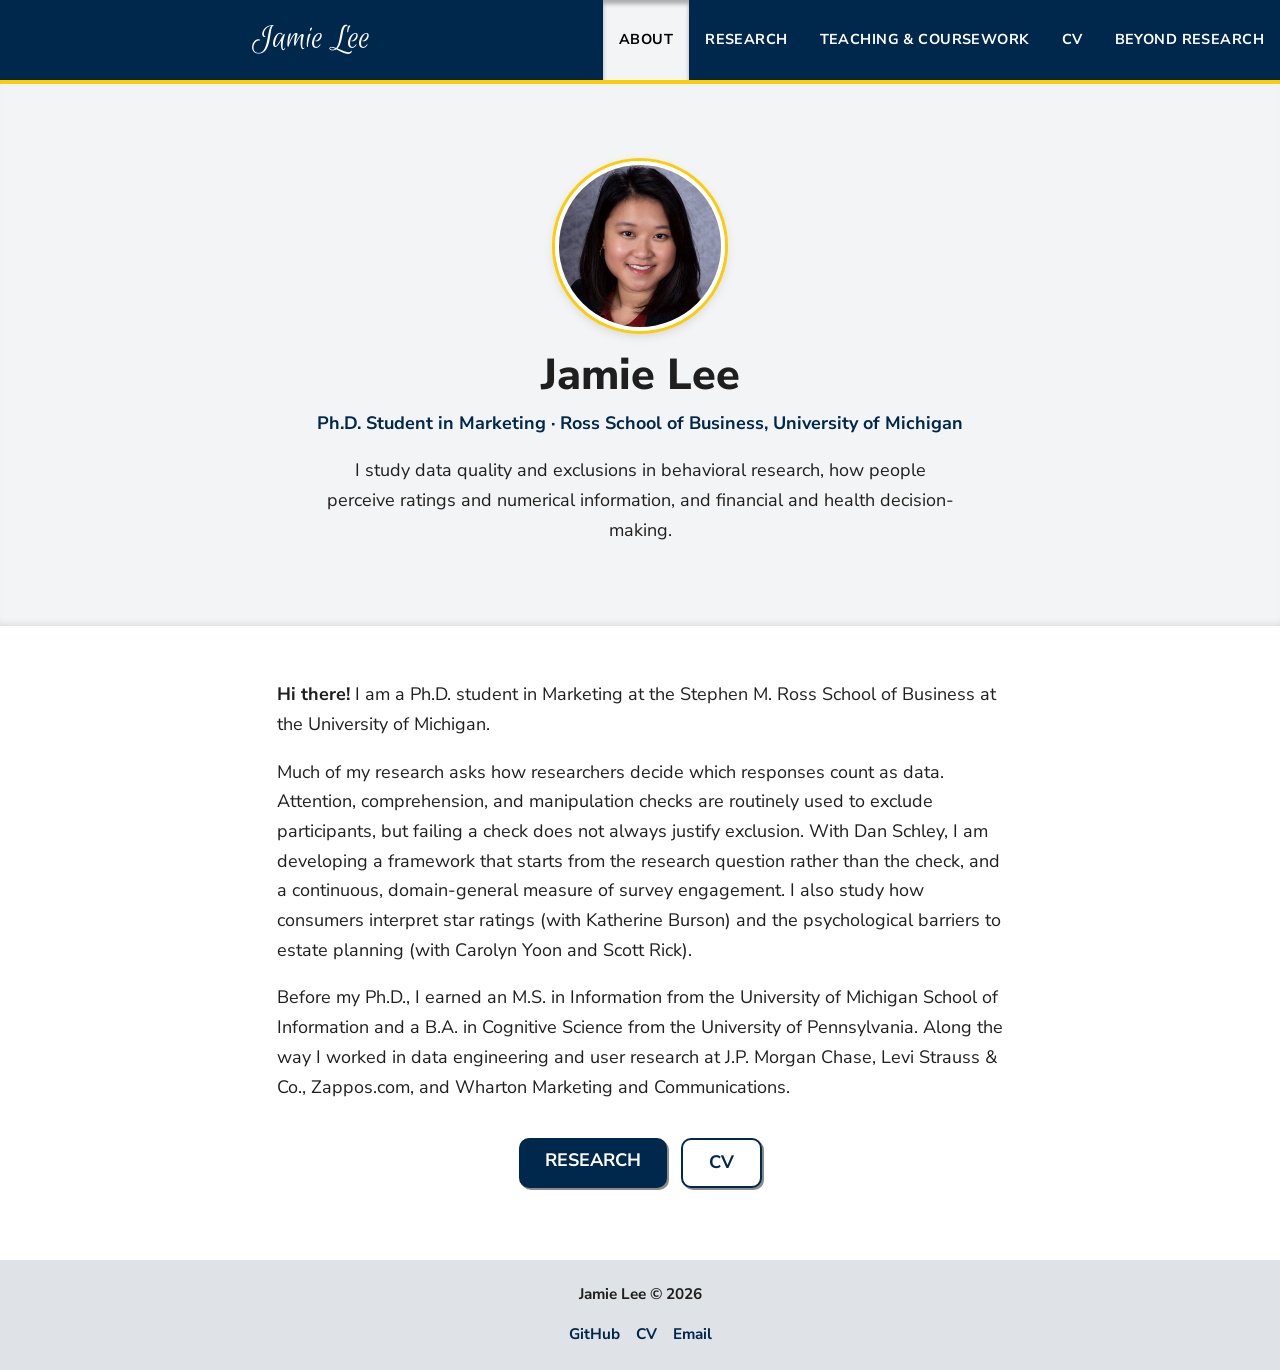
<file: index.html>
<!DOCTYPE html>
<html lang="en">
<head>
    <meta charset="UTF-8">
    <meta name="viewport" content="width=device-width, initial-scale=1.0">
    <!-- Keeps search engines from listing the site. Delete this line when you are ready to be found. -->
    <meta name="robots" content="noindex, nofollow">
    <meta name="description" content="Jamie Lee, PhD student in Marketing. Research on response quality, measurement, and exclusion in consumer research.">
    <title>Jamie Lee | About</title>
    <link rel="preconnect" href="https://fonts.googleapis.com">
    <link rel="stylesheet" href="https://fonts.googleapis.com/css2?family=Nunito+Sans:wght@400;700;800&family=Euphoria+Script&display=swap">
    <link rel="stylesheet" href="css/style.css?v=5">
</head>
<body>
    <header>
        <div id="skip"><a href="#main_content">Skip to Main Content</a></div>
        <a id="logo" href="index.html">Jamie Lee</a>
        <nav aria-label="Main">
            <div class="nav_links" id="nav_links">
                <a href="index.html" class="current" aria-current="page">About</a>
                <a href="research.html">Research</a>
                <a href="teaching.html">Teaching &amp; Coursework</a>
                <a href="cv.html">CV</a>
                <a href="beyond.html">Beyond Research</a>
            </div>
            <button class="hamburger" aria-label="Open navigation menu" aria-controls="nav_links" aria-expanded="false">
                <span></span><span></span><span></span>
            </button>
        </nav>
    </header>

    <main id="main_content">
        <div class="welcome">
            <img class="headshot" src="images/headshot.jpg" alt="Headshot of Jamie Lee">
            <h1>Jamie Lee</h1>
            <p class="tagline">Ph.D. Student in Marketing &middot; Ross School of Business, University of Michigan</p>
            <p class="interests">I study data quality and exclusions in behavioral research, how people perceive ratings and numerical information, and financial and health decision-making.</p>
        </div>

        <div class="bio">
            <p><b>Hi there!</b> I am a Ph.D. student in Marketing at the Stephen M. Ross School of Business at the University of Michigan.</p>
            <p>Much of my research asks how researchers decide which responses count as data. Attention, comprehension, and manipulation checks are routinely used to exclude participants, but failing a check does not always justify exclusion. With Dan Schley, I am developing a framework that starts from the research question rather than the check, and a continuous, domain-general measure of survey engagement. I also study how consumers interpret star ratings (with Katherine Burson) and the psychological barriers to estate planning (with Carolyn Yoon and Scott Rick).</p>
            <p>Before my Ph.D., I earned an M.S. in Information from the University of Michigan School of Information and a B.A. in Cognitive Science from the University of Pennsylvania. Along the way I worked in data engineering and user research at J.P. Morgan Chase, Levi Strauss &amp; Co., Zappos.com, and Wharton Marketing and Communications.</p>
        </div>

        <div class="button_row">
            <a class="button" href="research.html">Research</a>
            <a class="button secondary" href="cv.html">CV</a>
        </div>
    </main>

    <footer>
        <p><strong>Jamie Lee &copy; <span id="year"></span></strong></p>
        <p><a href="https://github.com/jamclee" target="_blank" rel="noopener">GitHub</a><a href="cv.html">CV</a><a href="mailto:jamclee@umich.edu">Email</a></p>
    </footer>

    <script src="js/hamburger.js"></script>
</body>
</html>
</file>
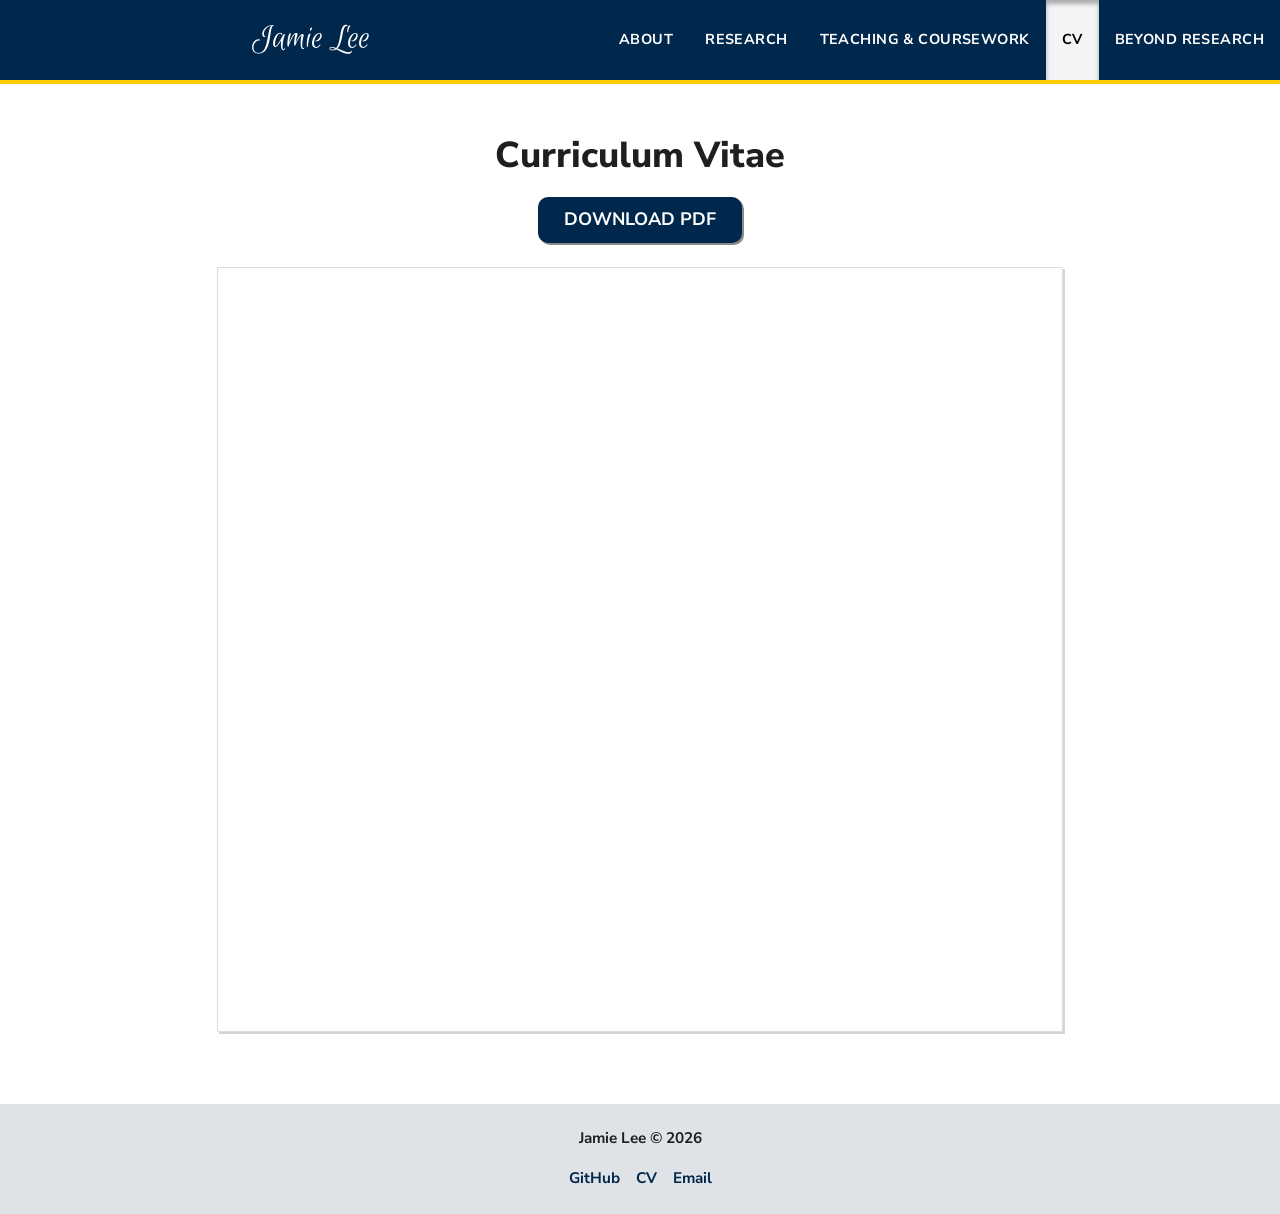
<file: cv.html>
<!DOCTYPE html>
<html lang="en">
<head>
    <meta charset="UTF-8">
    <meta name="viewport" content="width=device-width, initial-scale=1.0">
    <!-- Keeps search engines from listing the site. Delete this line when you are ready to be found. -->
    <meta name="robots" content="noindex, nofollow">
    <meta name="description" content="Jamie Lee, PhD student in Marketing. Research on response quality, measurement, and exclusion in consumer research.">
    <title>CV | Jamie Lee</title>
    <link rel="preconnect" href="https://fonts.googleapis.com">
    <link rel="stylesheet" href="https://fonts.googleapis.com/css2?family=Nunito+Sans:wght@400;700;800&family=Euphoria+Script&display=swap">
    <link rel="stylesheet" href="css/style.css?v=5">
</head>
<body>
    <header>
        <div id="skip"><a href="#main_content">Skip to Main Content</a></div>
        <a id="logo" href="index.html">Jamie Lee</a>
        <nav aria-label="Main">
            <div class="nav_links" id="nav_links">
                <a href="index.html">About</a>
                <a href="research.html">Research</a>
                <a href="teaching.html">Teaching &amp; Coursework</a>
                <a href="cv.html" class="current" aria-current="page">CV</a>
                <a href="beyond.html">Beyond Research</a>
            </div>
            <button class="hamburger" aria-label="Open navigation menu" aria-controls="nav_links" aria-expanded="false">
                <span></span><span></span><span></span>
            </button>
        </nav>
    </header>

    <main id="main_content">
        <h1 class="page_title">Curriculum Vitae</h1>

        <div class="button_row cv_buttons">
            <a class="button" href="files/cv.pdf" download>Download PDF</a>
        </div>

        <iframe class="cv_frame" src="files/cv.pdf#navpanes=0&view=FitH" title="Jamie Lee CV (PDF)"></iframe>
        <p class="muted cv_fallback"><a href="files/cv.pdf" target="_blank" rel="noopener">Open the CV</a> to read it in your browser.</p>
    </main>

    <footer>
        <p><strong>Jamie Lee &copy; <span id="year"></span></strong></p>
        <p><a href="https://github.com/jamclee" target="_blank" rel="noopener">GitHub</a><a href="cv.html">CV</a><a href="mailto:jamclee@umich.edu">Email</a></p>
    </footer>

    <script src="js/hamburger.js"></script>
</body>
</html>
</file>
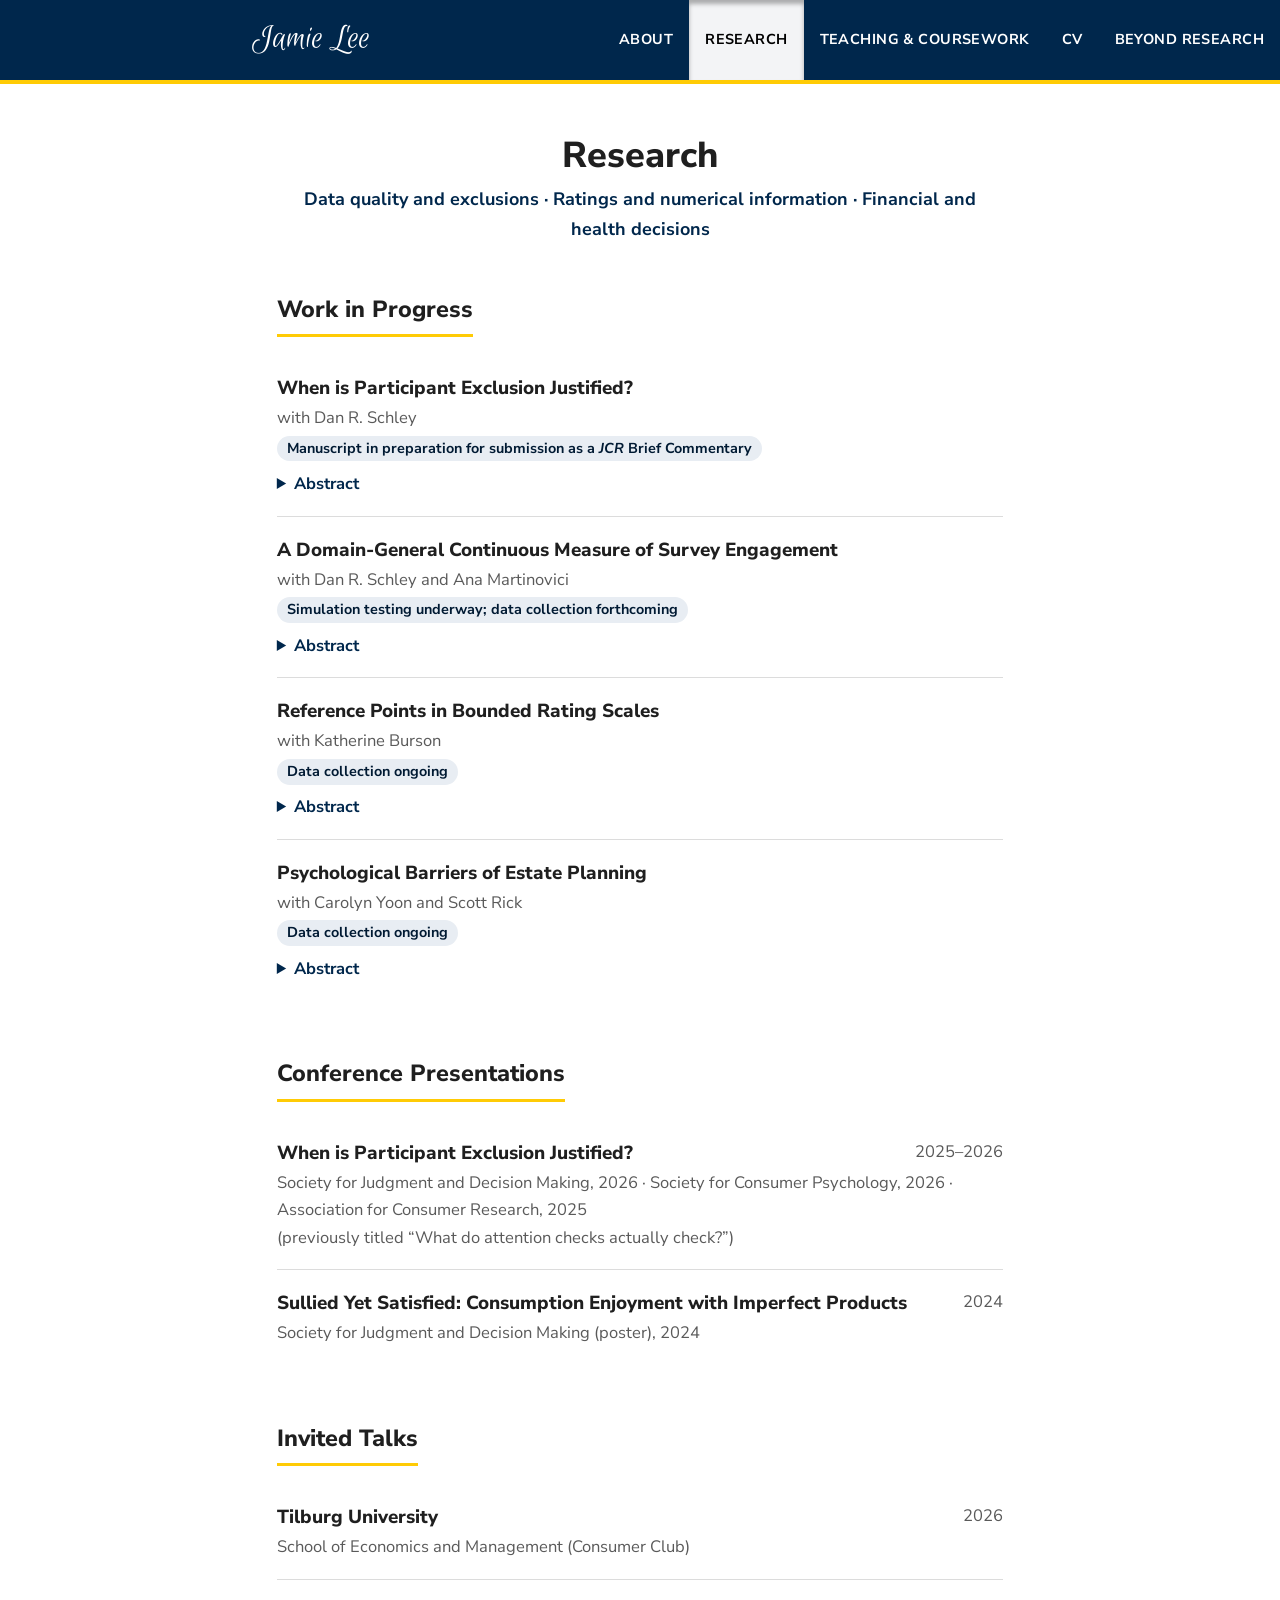
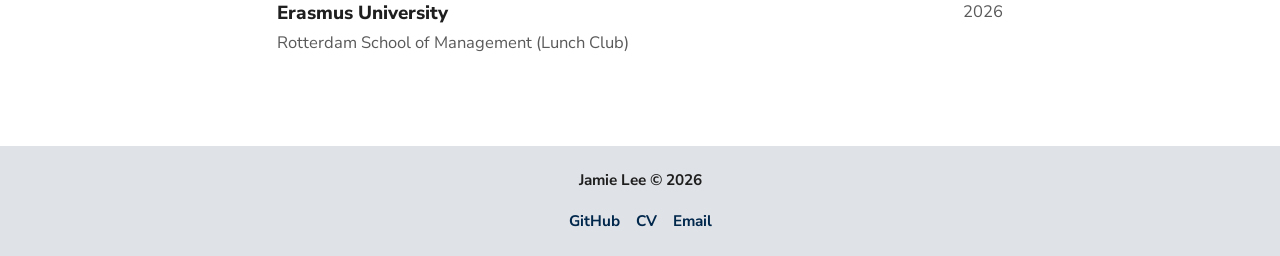
<file: research.html>
<!DOCTYPE html>
<html lang="en">
<head>
    <meta charset="UTF-8">
    <meta name="viewport" content="width=device-width, initial-scale=1.0">
    <!-- Keeps search engines from listing the site. Delete this line when you are ready to be found. -->
    <meta name="robots" content="noindex, nofollow">
    <meta name="description" content="Jamie Lee, PhD student in Marketing. Research on response quality, measurement, and exclusion in consumer research.">
    <title>Research | Jamie Lee</title>
    <link rel="preconnect" href="https://fonts.googleapis.com">
    <link rel="stylesheet" href="https://fonts.googleapis.com/css2?family=Nunito+Sans:wght@400;700;800&family=Euphoria+Script&display=swap">
    <link rel="stylesheet" href="css/style.css?v=5">
</head>
<body>
    <header>
        <div id="skip"><a href="#main_content">Skip to Main Content</a></div>
        <a id="logo" href="index.html">Jamie Lee</a>
        <nav aria-label="Main">
            <div class="nav_links" id="nav_links">
                <a href="index.html">About</a>
                <a href="research.html" class="current" aria-current="page">Research</a>
                <a href="teaching.html">Teaching &amp; Coursework</a>
                <a href="cv.html">CV</a>
                <a href="beyond.html">Beyond Research</a>
            </div>
            <button class="hamburger" aria-label="Open navigation menu" aria-controls="nav_links" aria-expanded="false">
                <span></span><span></span><span></span>
            </button>
        </nav>
    </header>

    <main id="main_content">
        <h1 class="page_title">Research</h1>
        <p class="page_subtitle">Data quality and exclusions &middot; Ratings and numerical information &middot; Financial and health decisions</p>

        <section>
            <h2>Work in Progress</h2>
            <div class="entry">
                <h3>When is Participant Exclusion Justified?</h3>
                <p class="muted">with Dan R. Schley</p>
                <span class="status">Manuscript in preparation for submission as a <i>JCR</i> Brief Commentary</span>
                <details>
                    <summary>Abstract</summary>
                    <p>Researchers often use attention, comprehension, and manipulation checks to decide which participants to exclude from their analyses. But failing a check does not necessarily justify exclusion. Suppose some participants overlook or misunderstand a new product label. If researchers want to study choices among consumers who understand the label, excluding these participants may be appropriate. But if they want to study how showing the label affects consumers&rsquo; choices, failing to notice or understand it may be part of the phenomenon they are studying. Like recruitment, exclusion decisions shape which consumers are represented in the analyzed sample and which population the findings describe. To ensure that the analyzed sample reflects the consumers researchers want to study, we argue that exclusion decisions should begin with the research question rather than with the check itself. To guide researchers through these decisions, we offer a three-stage tutorial: <b>Define</b>, identify the population of interest and what participants must do to provide responses that answer the research question; <b>Design</b>, develop and evaluate checks that measure these requirements, weighing design tradeoffs that may lead to false passes or false failures; and <b>Decide &amp; Declare</b>, determine whether failure warrants exclusion or descriptive reporting.</p>
                </details>
            </div>
            <div class="entry">
                <h3>A Domain-General Continuous Measure of Survey Engagement</h3>
                <p class="muted">with Dan R. Schley and Ana Martinovici</p>
                <span class="status">Simulation testing underway; data collection forthcoming</span>
                <details>
                    <summary>Abstract</summary>
                    <p>We introduce response time-complexity correspondence (RTCC), a domain-general, continuous measure of survey engagement. RTCC is rooted in the idea that respondents who remain engaged throughout a study will generally spend more time responding to items that impose greater cognitive demands to produce a valid response. To calculate RTCC, we first estimate the complexity of each survey item using features related to the amount of information it contains (e.g., question length, fluency, word frequency), the mental operations it requires (e.g., recall, comparison, frequency aggregation), and its response format (e.g., open-ended, binary-response). Gradient-boosting models trained on expert judgments combine these features into a complexity score for each item. We then use a weighted Kendall&rsquo;s &tau; to assess, for each respondent, the correspondence between item complexity and response time. Higher RTCC values indicate that a respondent allocates relatively more time as the cognitive demands increase. Unlike conventional attention checks, RTCC draws on process measures observed throughout a survey and preserves continuous variation in engagement rather than dichotomizing respondents as having passed or failed.</p>
                </details>
            </div>
            <div class="entry">
                <h3>Reference Points in Bounded Rating Scales</h3>
                <p class="muted">with Katherine Burson</p>
                <span class="status">Data collection ongoing</span>
                <details>
                    <summary>Abstract</summary>
                    <p>Researchers often treat a 3.0-star rating as the neutral midpoint of a 1&ndash;5 scale, and treat equal numerical differences as equally meaningful wherever they fall on the scale. Consumers may share neither assumption: a 3-star restaurant may strike many as disappointing rather than average, and a move from 2.0 to 2.5 stars may feel quite different from a move from 4.0 to 4.5. Building on evidence that people judge prices and other outcomes against several standards rather than a single benchmark, we propose that consumers evaluate ratings against multiple reference points. A rating scale supplies objective reference points (its endpoints and midpoint), but consumers may construct subjective ones. They may hold a single reference point (e.g., a neutral point, the scale minimum, or its maximum), or they may rely on several distinct points (e.g., round numbers or the point at which a rating stops feeling &ldquo;bad&rdquo; and the point at which it starts feeling &ldquo;good&rdquo;). Because differences that cross a reference point should feel larger, we map how large equal rating differences feel across the scale and test which representation best predicts how people evaluate options and make subsequent choices. These results inform how researchers code and model rating data and how managers should value changes in ratings.</p>
                </details>
            </div>
            <div class="entry">
                <h3>Psychological Barriers of Estate Planning</h3>
                <p class="muted">with Carolyn Yoon and Scott Rick</p>
                <span class="status">Data collection ongoing</span>
                <details>
                    <summary>Abstract</summary>
                    <p>This project aims to understand the various psychological, cultural, and economic barriers that inhibit adults from engaging in estate planning (e.g., creating a will or living trust).</p>
                </details>
            </div>
        </section>

        <section>
            <h2>Conference Presentations</h2>
            <div class="entry">
                <div class="entry_head"><h3>When is Participant Exclusion Justified?</h3><span class="entry_meta">2025&ndash;2026</span></div>
                <p class="muted">Society for Judgment and Decision Making, 2026 &middot; Society for Consumer Psychology, 2026 &middot; Association for Consumer Research, 2025<br>(previously titled &ldquo;What do attention checks actually check?&rdquo;)</p>
            </div>
            <div class="entry">
                <div class="entry_head"><h3>Sullied Yet Satisfied: Consumption Enjoyment with Imperfect Products</h3><span class="entry_meta">2024</span></div>
                <p class="muted">Society for Judgment and Decision Making (poster), 2024</p>
            </div>
        </section>

        <section>
            <h2>Invited Talks</h2>
            <div class="entry">
                <div class="entry_head"><h3>Tilburg University</h3><span class="entry_meta">2026</span></div>
                <p class="muted">School of Economics and Management (Consumer Club)</p>
            </div>
            <div class="entry">
                <div class="entry_head"><h3>Erasmus University</h3><span class="entry_meta">2026</span></div>
                <p class="muted">Rotterdam School of Management (Lunch Club)</p>
            </div>
        </section>
    </main>

    <footer>
        <p><strong>Jamie Lee &copy; <span id="year"></span></strong></p>
        <p><a href="https://github.com/jamclee" target="_blank" rel="noopener">GitHub</a><a href="cv.html">CV</a><a href="mailto:jamclee@umich.edu">Email</a></p>
    </footer>

    <script src="js/hamburger.js"></script>
</body>
</html>
</file>
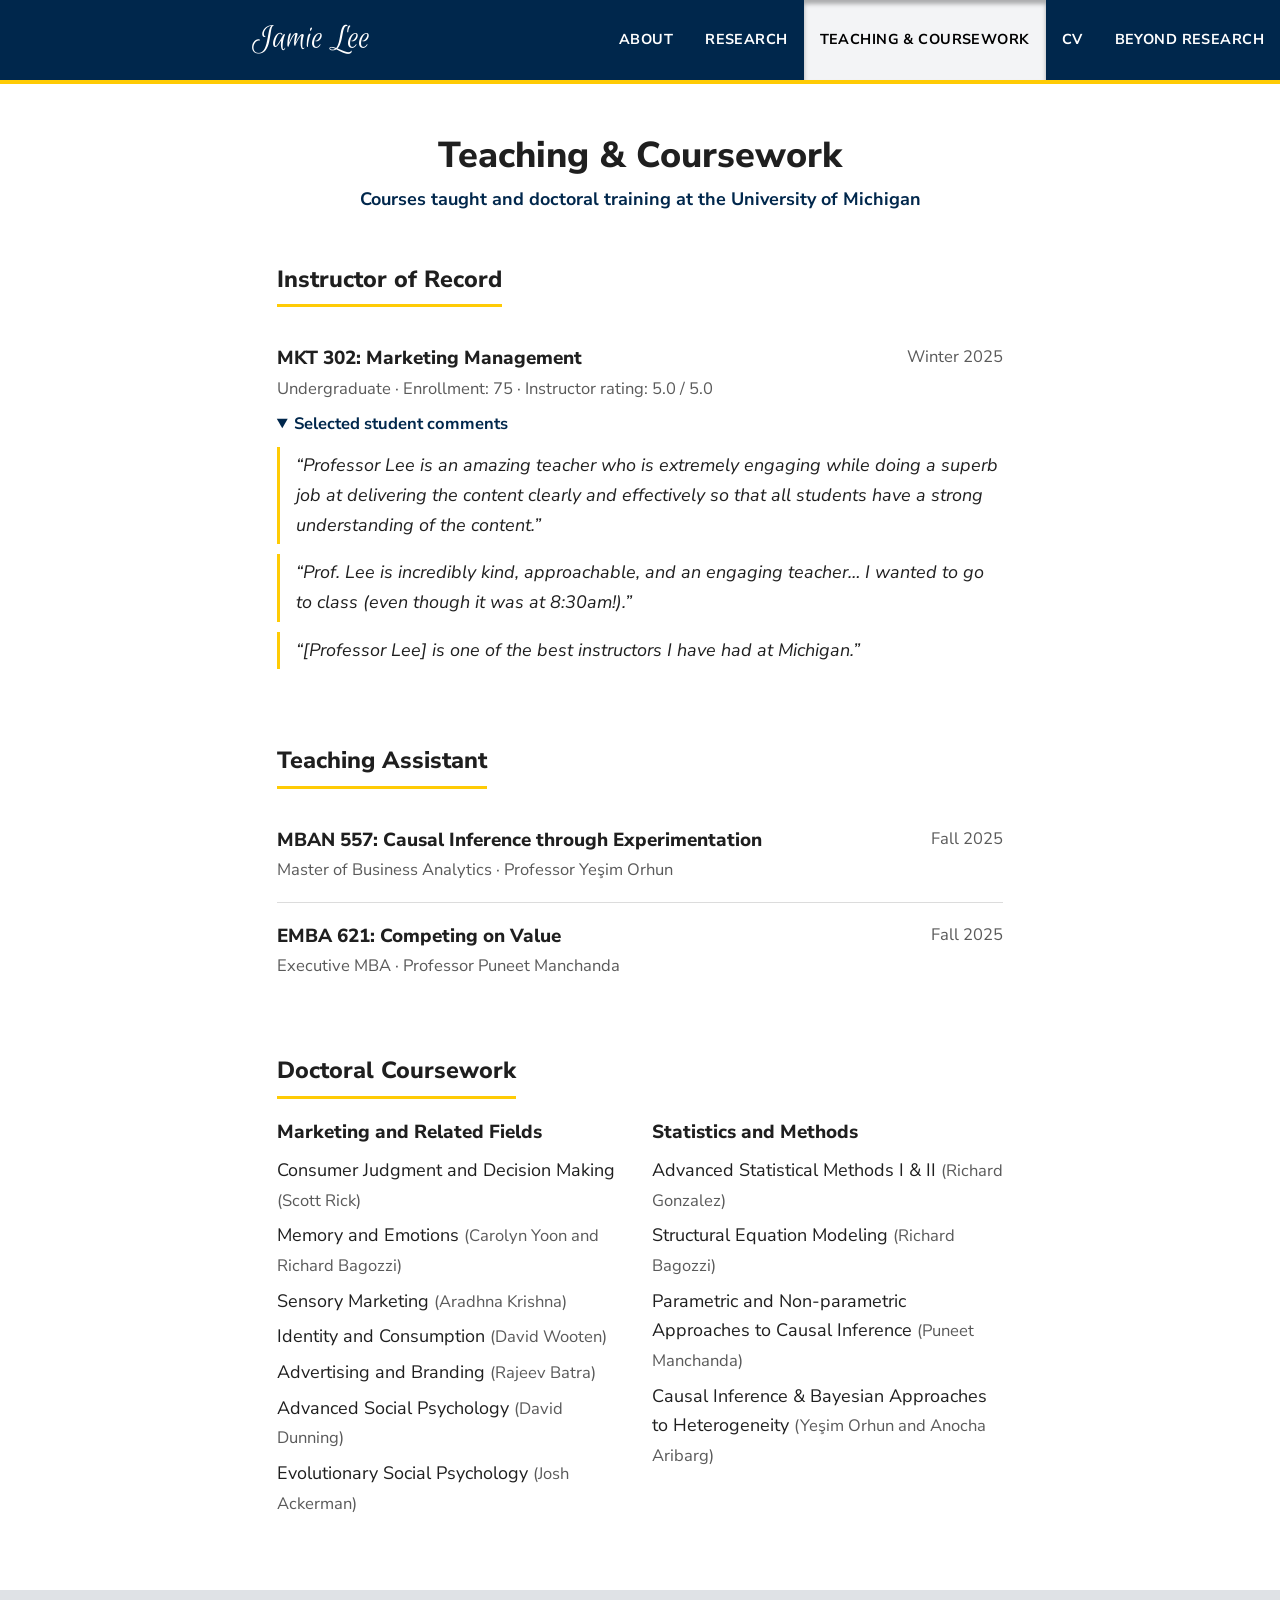
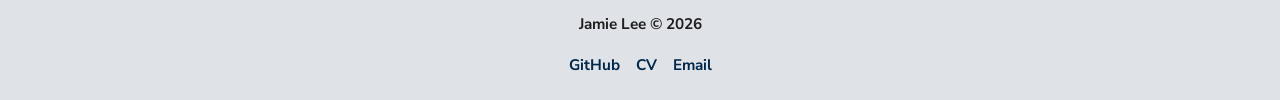
<file: teaching.html>
<!DOCTYPE html>
<html lang="en">
<head>
    <meta charset="UTF-8">
    <meta name="viewport" content="width=device-width, initial-scale=1.0">
    <!-- Keeps search engines from listing the site. Delete this line when you are ready to be found. -->
    <meta name="robots" content="noindex, nofollow">
    <meta name="description" content="Jamie Lee, PhD student in Marketing. Research on response quality, measurement, and exclusion in consumer research.">
    <title>Teaching &amp; Coursework | Jamie Lee</title>
    <link rel="preconnect" href="https://fonts.googleapis.com">
    <link rel="stylesheet" href="https://fonts.googleapis.com/css2?family=Nunito+Sans:wght@400;700;800&family=Euphoria+Script&display=swap">
    <link rel="stylesheet" href="css/style.css?v=5">
</head>
<body>
    <header>
        <div id="skip"><a href="#main_content">Skip to Main Content</a></div>
        <a id="logo" href="index.html">Jamie Lee</a>
        <nav aria-label="Main">
            <div class="nav_links" id="nav_links">
                <a href="index.html">About</a>
                <a href="research.html">Research</a>
                <a href="teaching.html" class="current" aria-current="page">Teaching &amp; Coursework</a>
                <a href="cv.html">CV</a>
                <a href="beyond.html">Beyond Research</a>
            </div>
            <button class="hamburger" aria-label="Open navigation menu" aria-controls="nav_links" aria-expanded="false">
                <span></span><span></span><span></span>
            </button>
        </nav>
    </header>

    <main id="main_content">
        <h1 class="page_title">Teaching &amp; Coursework</h1>
        <p class="page_subtitle">Courses taught and doctoral training at the University of Michigan</p>

        <section>
            <h2>Instructor of Record</h2>
            <div class="entry">
                <div class="entry_head"><h3>MKT 302: Marketing Management</h3><span class="entry_meta">Winter 2025</span></div>
                <p class="muted">Undergraduate &middot; Enrollment: 75 &middot; Instructor rating: 5.0 / 5.0</p>
                <details open>
                    <summary>Selected student comments</summary>
                    <blockquote>&ldquo;Professor Lee is an amazing teacher who is extremely engaging while doing a superb job at delivering the content clearly and effectively so that all students have a strong understanding of the content.&rdquo;</blockquote>
                    <blockquote>&ldquo;Prof. Lee is incredibly kind, approachable, and an engaging teacher&hellip; I wanted to go to class (even though it was at 8:30am!).&rdquo;</blockquote>
                    <blockquote>&ldquo;[Professor Lee] is one of the best instructors I have had at Michigan.&rdquo;</blockquote>
                </details>
            </div>
        </section>

        <section>
            <h2>Teaching Assistant</h2>
            <div class="entry">
                <div class="entry_head"><h3>MBAN 557: Causal Inference through Experimentation</h3><span class="entry_meta">Fall 2025</span></div>
                <p class="muted">Master of Business Analytics &middot; Professor Ye&#351;im Orhun</p>
            </div>
            <div class="entry">
                <div class="entry_head"><h3>EMBA 621: Competing on Value</h3><span class="entry_meta">Fall 2025</span></div>
                <p class="muted">Executive MBA &middot; Professor Puneet Manchanda</p>
            </div>
        </section>

        <section>
            <h2>Doctoral Coursework</h2>
            <div class="two_col">
                <div>
                    <h3>Marketing and Related Fields</h3>
                    <ul class="plain">
                        <li>Consumer Judgment and Decision Making <span class="muted">(Scott Rick)</span></li>
                        <li>Memory and Emotions <span class="muted">(Carolyn Yoon and Richard Bagozzi)</span></li>
                        <li>Sensory Marketing <span class="muted">(Aradhna Krishna)</span></li>
                        <li>Identity and Consumption <span class="muted">(David Wooten)</span></li>
                        <li>Advertising and Branding <span class="muted">(Rajeev Batra)</span></li>
                        <li>Advanced Social Psychology <span class="muted">(David Dunning)</span></li>
                        <li>Evolutionary Social Psychology <span class="muted">(Josh Ackerman)</span></li>
                    </ul>
                </div>
                <div>
                    <h3>Statistics and Methods</h3>
                    <ul class="plain">
                        <li>Advanced Statistical Methods I &amp; II <span class="muted">(Richard Gonzalez)</span></li>
                        <li>Structural Equation Modeling <span class="muted">(Richard Bagozzi)</span></li>
                        <li>Parametric and Non-parametric Approaches to Causal Inference <span class="muted">(Puneet Manchanda)</span></li>
                        <li>Causal Inference &amp; Bayesian Approaches to Heterogeneity <span class="muted">(Ye&#351;im Orhun and Anocha Aribarg)</span></li>
                    </ul>
                </div>
            </div>
        </section>
    </main>

    <footer>
        <p><strong>Jamie Lee &copy; <span id="year"></span></strong></p>
        <p><a href="https://github.com/jamclee" target="_blank" rel="noopener">GitHub</a><a href="cv.html">CV</a><a href="mailto:jamclee@umich.edu">Email</a></p>
    </footer>

    <script src="js/hamburger.js"></script>
</body>
</html>
</file>
<file: css/style.css>
/* Layout carried over from portfolio-2021; colors are a muted Michigan palette:
   navy (Michigan Blue) header and accents, grays, and a thin maize stripe. */

:root {
    --header-bg: #00274c;   /* Michigan Blue */
    --accent: #00274c;
    --accent-dark: #001a33;
    --maize: #ffcb05;       /* used only as thin accent lines */
    --tint: #e8edf3;        /* light gray-blue for tags and quotes */
    --menu-bg: #f3f4f6;
    --footer-bg: #dfe2e6;
    --text: #1f1f1f;
    --muted: #5a5a5a;
    --rule: #dcdcdc;
    --header-h: 80px;
}

*, *::before, *::after { box-sizing: border-box; }

html { scroll-behavior: smooth; }

body {
    margin: 0;
    font-family: "Nunito Sans", sans-serif;
    font-size: 17px;
    line-height: 1.65;
    color: var(--text);
    padding-top: var(--header-h);
}

h1, h2, h3, p, ul { margin: 0; }

a { color: var(--accent); font-weight: 700; text-decoration: none; }
a:hover { background-color: var(--accent); color: white; }

:focus-visible {
    outline: 3px solid var(--accent-dark);
    outline-offset: 2px;
}

/* ---------- Header & navigation ---------- */

header {
    position: fixed;
    top: 0;
    width: 100%;
    height: var(--header-h);
    background-color: var(--header-bg);
    z-index: 10;
    box-shadow: 0 4px 0 var(--maize);
    display: flex;
    align-items: center;
    justify-content: space-between;
}

#skip a {
    position: absolute;
    top: calc(var(--header-h) + 20px);
    left: -300px;
    padding: 7px;
    background-color: var(--accent-dark);
    color: white;
    border-radius: 0 5px 5px 0;
    transition: left 0.6s ease-out;
}
#skip a:focus { left: 0; }

#logo {
    margin-left: 20px;
    font-family: "Euphoria Script", cursive;
    font-size: 2em;
    color: white;
    font-weight: 400;
}
#logo:hover { background: none; }

.nav_links {
    display: none;
    position: absolute;
    top: var(--header-h);
    right: 0;
    width: 100%;
    background-color: var(--menu-bg);
    box-shadow: 0 2px 4px rgba(0, 0, 0, 0.2);
}
.nav_links.fadein {
    display: flex;
    flex-direction: column;
    animation: fadein 0.25s;
}
@keyframes fadein { from { opacity: 0; } to { opacity: 1; } }

.nav_links a {
    padding: 15px 20px;
    text-align: right;
    color: black;
    text-transform: uppercase;
    font-size: 0.9em;
    letter-spacing: 0.03em;
}
.nav_links a.current,
.nav_links a:hover {
    background-color: var(--accent);
    color: white;
    box-shadow: inset 0 4px 4px rgba(0, 0, 0, 0.3);
}

.hamburger {
    padding: 20px;
    cursor: pointer;
    background: transparent;
    border: none;
}
.hamburger.open { background-color: var(--menu-bg); }
.hamburger span {
    display: block;
    width: 36px;
    height: 3px;
    margin: 7px auto;
    background-color: white;
}
.hamburger.open span { background-color: black; }

/* ---------- Main layout ---------- */

main {
    max-width: 880px;
    margin: 0 auto;
    padding: 6vh 6vw 8vh;
    min-height: calc(100vh - var(--header-h) - 100px);
}

.page_title {
    font-size: 2em;
    font-weight: 800;
    text-align: center;
    line-height: 1.2;
}
.page_subtitle {
    text-align: center;
    color: var(--accent);
    font-weight: 700;
    margin: 8px 0 5vh;
}

section + section { margin-top: 6vh; }

h2 {
    font-size: 1.3em;
    font-weight: 800;
    padding-bottom: 6px;
    margin-bottom: 18px;
    border-bottom: 3px solid var(--maize);
    display: inline-block;
}

h3 { font-size: 1.05em; font-weight: 800; }

p + p { margin-top: 1em; }

.muted { color: var(--muted); font-size: 0.92em; }

/* Placeholder text to replace before publishing */
.todo {
    background-color: #fff3b0;
    border-radius: 3px;
    padding: 0 3px;
}

/* ---------- About (home) ---------- */

.welcome {
    margin: -6vh calc(50% - 50vw) 6vh;
    padding: 9vh 6vw;
    background-color: var(--menu-bg);
    box-shadow: inset 0 -6px 8px -6px rgba(0, 0, 0, 0.15);
    text-align: center;
}
.welcome h1 { font-size: 2.4em; font-weight: 800; line-height: 1.1; }
.welcome .tagline {
    margin-top: 10px;
    color: var(--accent);
    font-weight: 700;
}
.welcome .interests {
    max-width: 640px;
    margin: 18px auto 0;
}

.bio {
    max-width: 72ch;
    margin: 0 auto;
}

.button_row {
    display: flex;
    flex-wrap: wrap;
    justify-content: center;
    gap: 14px;
    margin-top: 4vh;
}
.button {
    display: inline-block;
    padding: 8px 26px;
    border-radius: 10px;
    background-color: var(--accent);
    color: white;
    text-transform: uppercase;
    box-shadow: 2px 2px rgb(139, 139, 139);
}
.button.secondary {
    background-color: white;
    color: var(--accent);
    border: 2px solid var(--accent);
}
.button:hover { opacity: 0.85; background-color: var(--accent); color: white; }

/* ---------- Entry lists (research, CV, teaching) ---------- */

.entry {
    padding: 18px 0;
    border-bottom: 1px solid var(--rule);
}
.entry:last-child { border-bottom: none; }

.entry_head {
    display: flex;
    flex-wrap: wrap;
    justify-content: space-between;
    gap: 4px 16px;
}
.entry_meta { color: var(--muted); font-size: 0.92em; white-space: nowrap; }

.status {
    display: inline-block;
    margin-top: 4px;
    padding: 1px 10px;
    border-radius: 999px;
    font-size: 0.8em;
    font-weight: 700;
    background-color: var(--tint);
    color: var(--accent-dark);
}

details { margin-top: 8px; }
summary {
    cursor: pointer;
    color: var(--accent);
    font-weight: 700;
    font-size: 0.92em;
}
details p { margin-top: 8px; }

ul.plain { list-style: none; padding: 0; }
ul.plain li + li { margin-top: 6px; }

/* ---------- Beyond research cards ---------- */

.cards {
    display: grid;
    grid-template-columns: 1fr;
    gap: 24px;
}
.card {
    border: 1px solid var(--rule);
    border-radius: 6px;
    box-shadow: 2px 2px rgba(136, 136, 136, 0.5);
    padding: 22px;
}
.card h3 { color: var(--accent); margin-bottom: 8px; }



/* ---------- Footer ---------- */

footer {
    background-color: var(--footer-bg);
    text-align: center;
    font-size: 0.85em;
    padding: 22px 10px;
}
footer a { margin: 0 8px; }

/* ---------- Breakpoints ---------- */

@media (min-width: 600px) {
    .cards { grid-template-columns: 1fr 1fr; }
}

@media (min-width: 900px) {
    body { font-size: 18px; }

    .hamburger { display: none; }

    .nav_links,
    .nav_links.fadein {
        display: flex;
        flex-direction: row;
        position: static;
        width: auto;
        height: var(--header-h);
        background: transparent;
        box-shadow: none;
        animation: none;
    }
    .nav_links a {
        display: flex;
        align-items: center;
        padding: 0 16px;
        color: white;
        font-size: 0.8em;
    }
    .nav_links a.current,
    .nav_links a:hover {
        background-color: var(--menu-bg);
        color: black;
    }
}

@media (prefers-reduced-motion: reduce) {
    html { scroll-behavior: auto; }
    .nav_links.fadein { animation: none; }
    #skip a { transition: none; }
}

/* ---------- Teaching extras ---------- */

blockquote {
    margin: 10px 0 0;
    padding: 4px 0 4px 16px;
    border-left: 3px solid var(--maize);
    font-style: italic;
}

.two_col {
    display: grid;
    grid-template-columns: 1fr;
    gap: 24px;
}
.two_col h3 { margin-bottom: 8px; }

@media (min-width: 760px) {
    .two_col { grid-template-columns: 1fr 1fr; }
}

/* ---------- Beyond Research: video links ---------- */

.videos {
    display: grid;
    grid-template-columns: 1fr;
    gap: 20px;
    margin-top: 20px;
}
.video {
    display: block;
    font-weight: 400;
    color: var(--text);
    border: 1px solid var(--rule);
    border-radius: 6px;
    overflow: hidden;
    box-shadow: 2px 2px rgba(136, 136, 136, 0.35);
}
.video:hover { background-color: var(--tint); color: var(--text); }
.video img {
    display: block;
    width: 100%;
    aspect-ratio: 16 / 9;
    object-fit: cover;
    border-bottom: 3px solid var(--maize);
}
.video_title { display: block; padding: 10px 14px 0; font-weight: 800; color: var(--accent); }
.video_meta { display: block; padding: 0 14px 12px; color: var(--muted); font-size: 0.88em; }

@media (min-width: 600px) {
    .videos { grid-template-columns: 1fr 1fr; }
}

/* ---------- About: headshot in the welcome banner ---------- */

.welcome .headshot {
    display: block;
    width: 170px;
    height: 170px;
    margin: 0 auto 20px;
    border-radius: 50%;
    object-fit: cover;
    object-position: center 30%;
    border: 4px solid white;
    box-shadow: 0 0 0 3px var(--maize), 0 4px 12px rgba(0, 0, 0, 0.15);
}

/* ---------- CV: embedded PDF viewer ---------- */

main:has(.cv_frame) { max-width: 1000px; }
.cv_buttons { margin: 20px 0 24px; }
.cv_frame {
    display: block;
    width: 100%;
    height: 85vh;
    min-height: 600px;
    border: 1px solid var(--rule);
    box-shadow: 2px 2px rgba(136, 136, 136, 0.35);
}
.cv_fallback { display: none; text-align: center; }

/* Phones mostly can't scroll a PDF inside a page, so show the link instead */
@media (max-width: 700px) {
    .cv_frame { display: none; }
    .cv_fallback { display: block; }
}

/* ---------- Beyond Research: group photos ---------- */

.photo_row {
    display: grid;
    grid-template-columns: 1fr;
    gap: 16px;
    margin-bottom: 20px;
}
.photo_row img,
.photo_placeholder {
    width: 100%;
    aspect-ratio: 4 / 3;
    border-radius: 6px;
}
.photo_row img { display: block; object-fit: cover; }
.photo_placeholder {
    display: flex;
    align-items: center;
    justify-content: center;
    background-color: var(--tint);
    border: 2px dashed #b8c4d2;
    color: var(--muted);
    font-size: 0.9em;
}

@media (min-width: 600px) {
    .photo_row { grid-template-columns: 1fr 1fr; }
}
</file>
